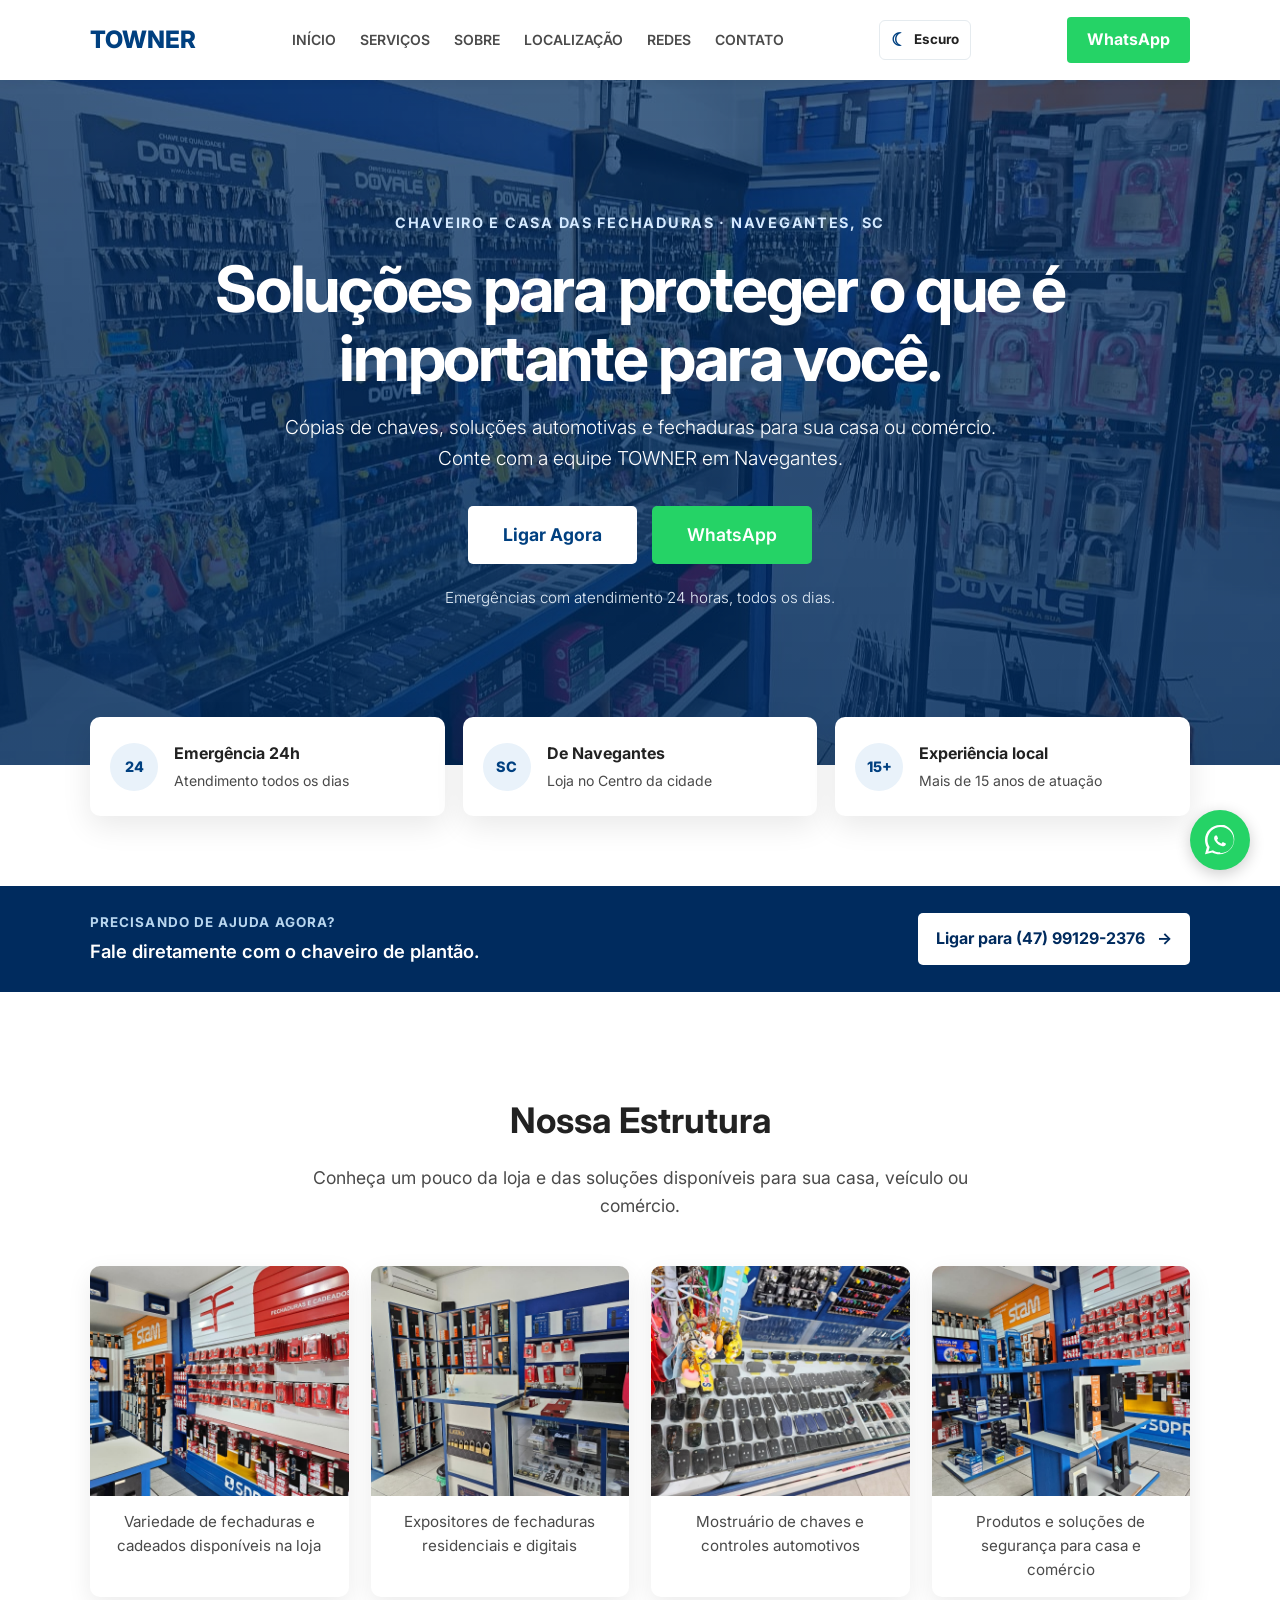
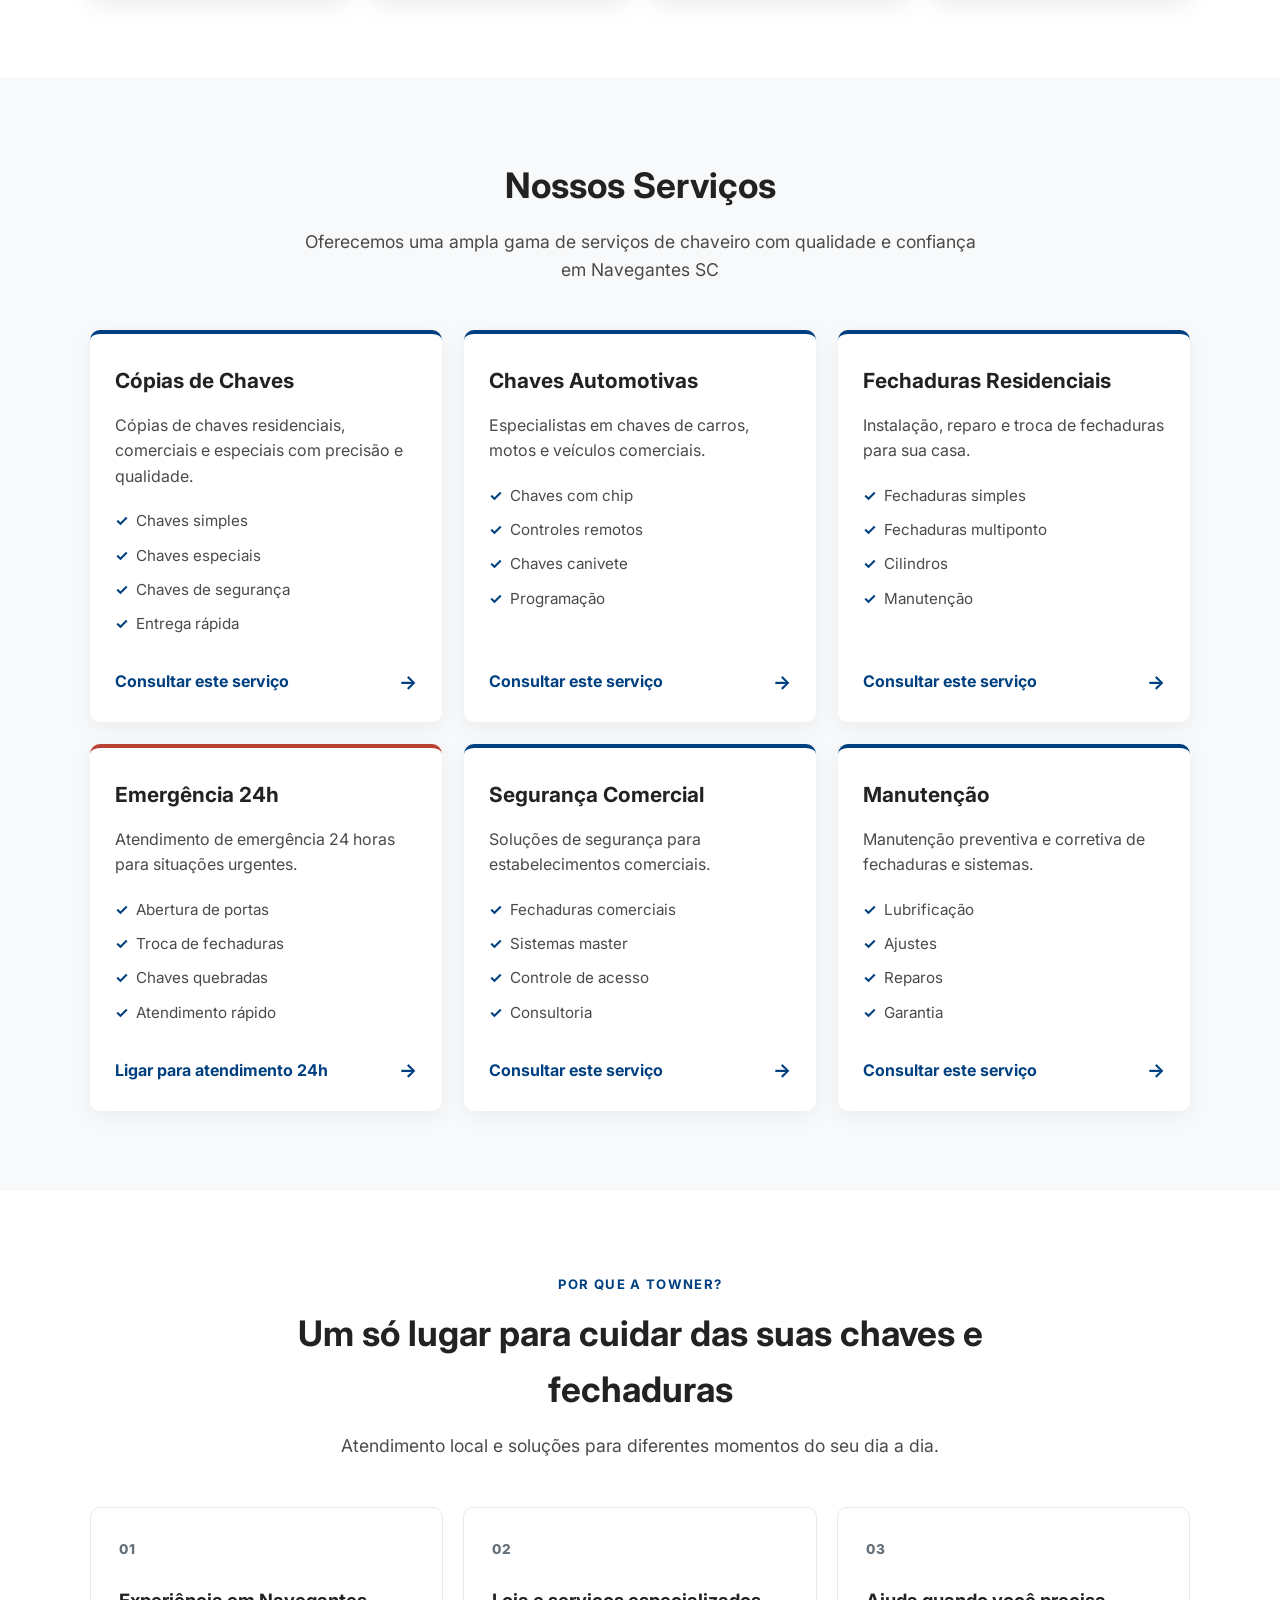
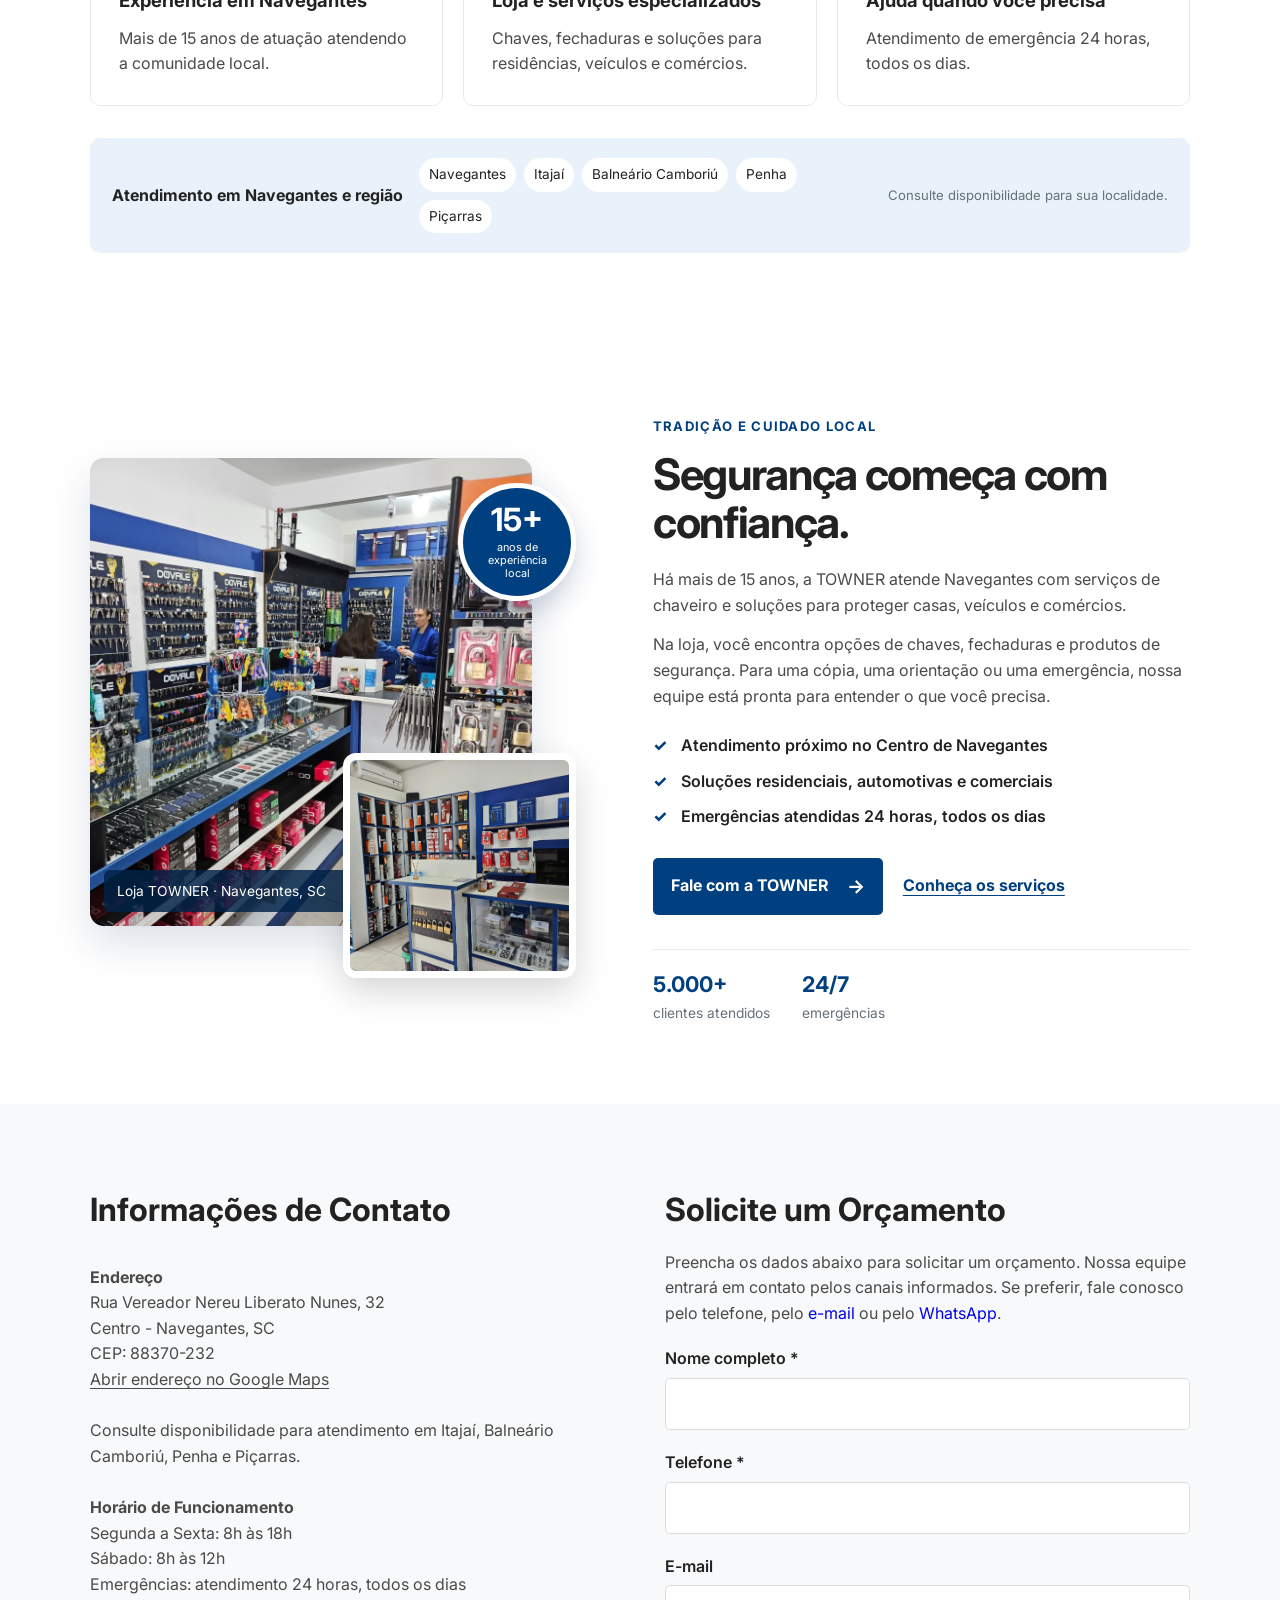
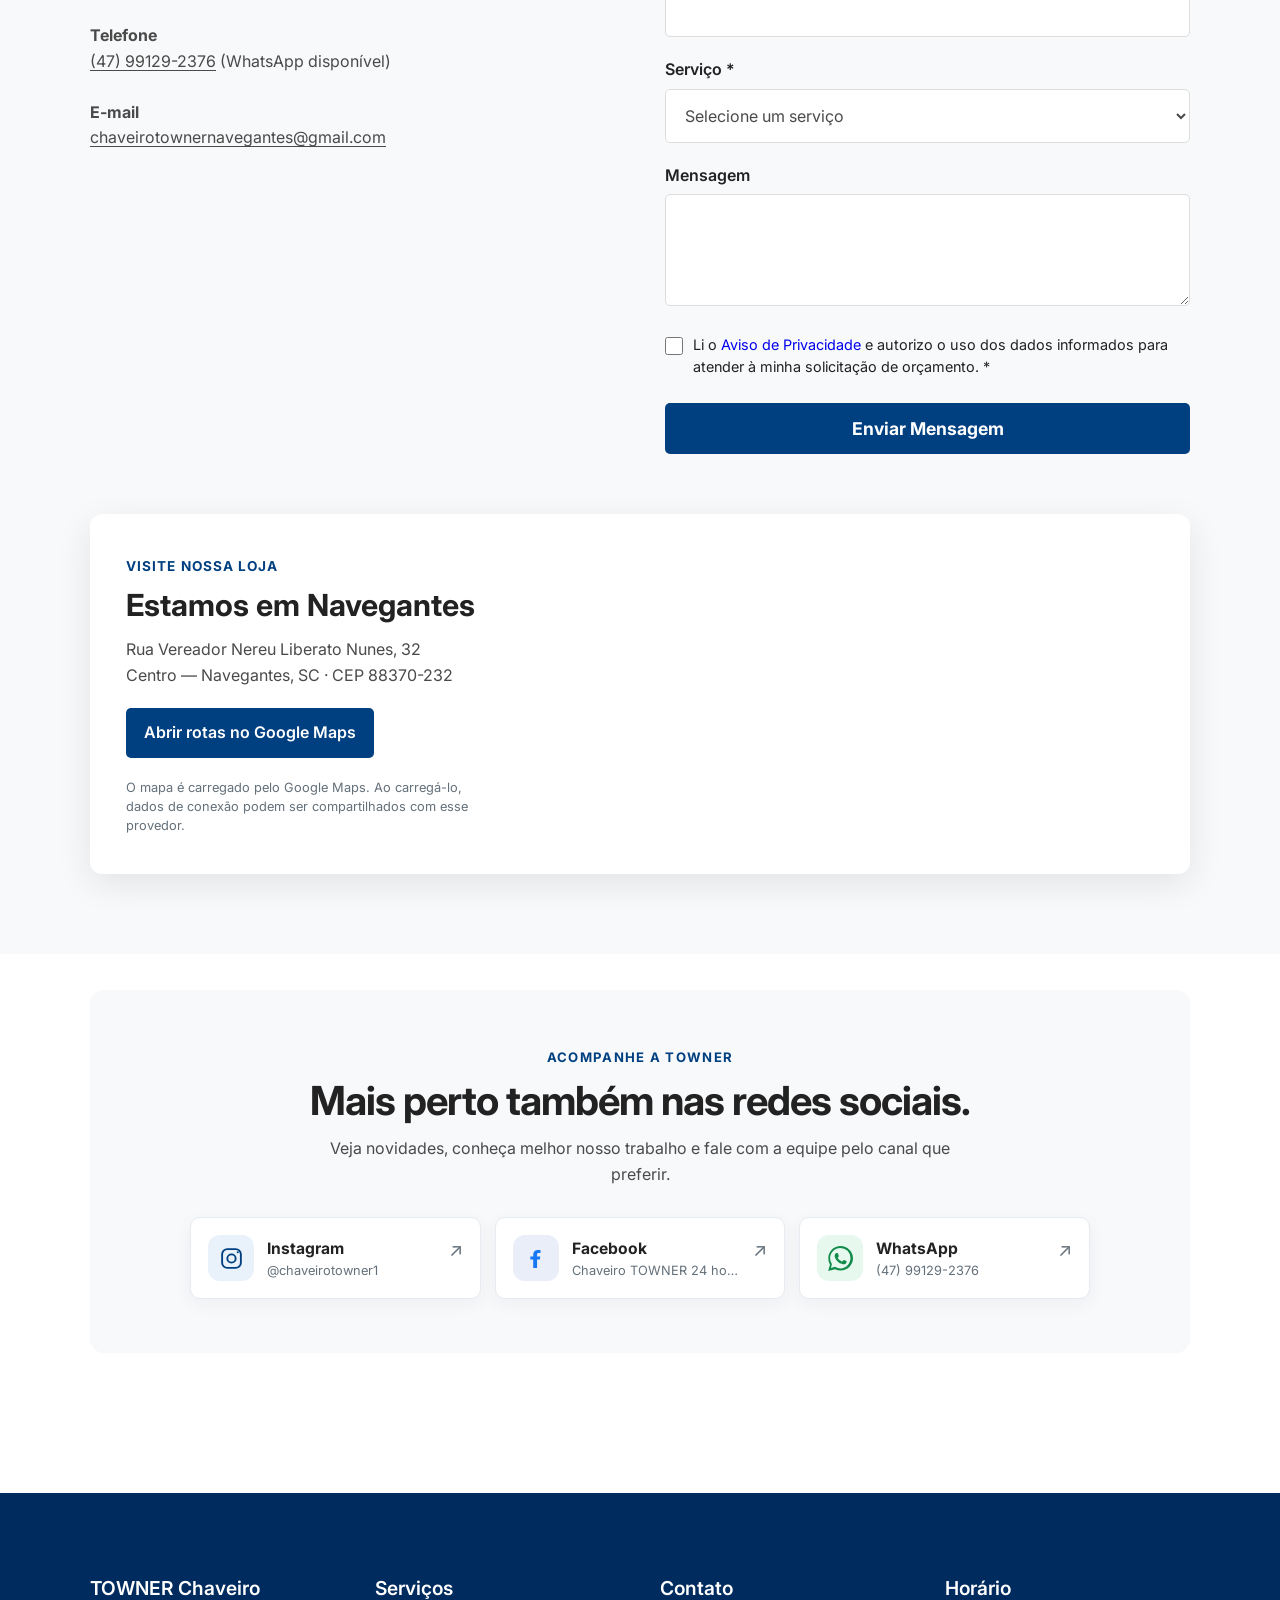
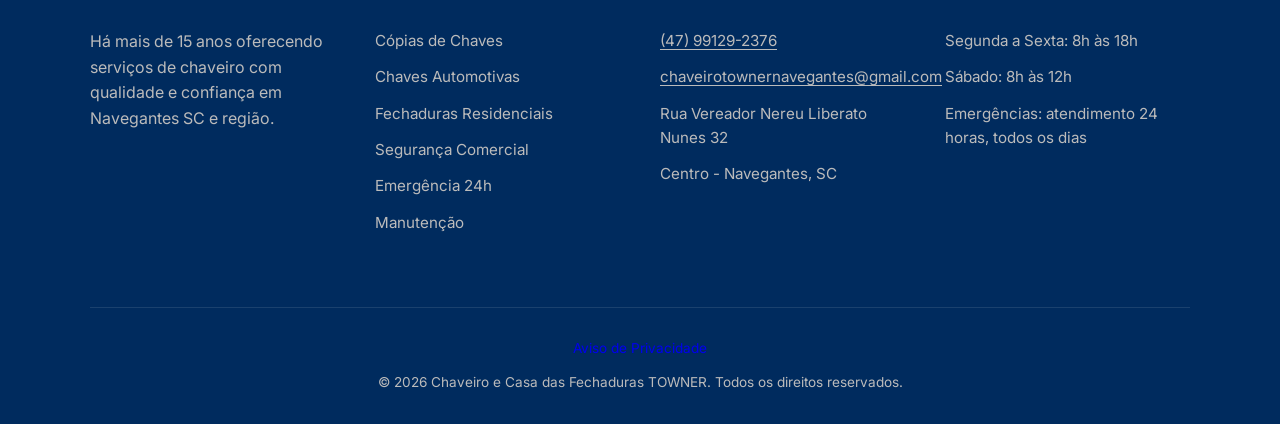
<file: index.html>
<!DOCTYPE html>
<html lang="pt-BR">
<head>
    <meta charset="UTF-8">
    <meta name="viewport" content="width=device-width, initial-scale=1.0">
    <title>Chaveiro e Casa das Fechaduras TOWNER - Navegantes SC | Serviços 24h</title>
    <meta name="description" content="Chaveiro TOWNER em Navegantes-SC: cópias de chaves, chaves automotivas, fechaduras e atendimento de emergência 24 horas.">
    <meta name="theme-color" content="#004080">
    <meta property="og:type" content="website">
    <meta property="og:locale" content="pt_BR">
    <meta property="og:title" content="Chaveiro TOWNER - Navegantes SC">
    <meta property="og:description" content="Cópias de chaves, chaves automotivas, fechaduras e atendimento de emergência em Navegantes-SC.">
    <link rel="icon" type="image/svg+xml" href="images/favicon.svg">
    <script>
        try {
            document.documentElement.dataset.theme = localStorage.getItem('towner-theme') === 'dark' ? 'dark' : 'light';
        } catch (error) {
            console.error('Não foi possível recuperar a preferência de tema.', error);
        }
    </script>
    <link rel="preconnect" href="https://fonts.googleapis.com">
    <link rel="preconnect" href="https://fonts.gstatic.com" crossorigin>
    <link href="https://fonts.googleapis.com/css2?family=Inter:wght@300;400;600;700&display=swap" rel="stylesheet">
    <link rel="stylesheet" href="style.css">
</head>
<body>
    <a class="skip-link" href="#main-content">Pular para o conteúdo principal</a>

    <!-- ================= CABEÇALHO ================= -->
    <header class="header">
        <div class="container header-inner">
            <a href="#inicio" class="logo">
                <span>TOWNER</span>
            </a>

            <!-- Botão do Menu Mobile (Hambúrguer) -->
            <button class="mobile-menu-btn" type="button" aria-label="Abrir menu" aria-expanded="false" aria-controls="main-nav">☰</button>

            <!-- Navegação Principal -->
            <nav class="main-nav" id="main-nav" aria-label="Navegação principal">
                <ul class="nav-links">
                    <li><a href="#inicio">Início</a></li>
                    <li><a href="#servicos">Serviços</a></li>
                    <li><a href="#sobre">Sobre</a></li>
                    <li><a href="#localizacao">Localização</a></li>
                    <li><a href="#redes-sociais">Redes</a></li>
                    <li><a href="#contato">Contato</a></li>
                </ul>
            </nav>

            <button class="theme-toggle" type="button" aria-label="Ativar tema escuro" aria-pressed="false">
                <span class="theme-toggle-icon" aria-hidden="true">☾</span>
                <span class="theme-toggle-label">Escuro</span>
            </button>
            <a href="https://wa.me/5547991292376" class="btn-header-zap" target="_blank" rel="noopener noreferrer">WhatsApp</a>
        </div>
    </header>

    <main id="main-content" tabindex="-1">
    <!-- ================= HERO SECTION ================= -->
    <section class="hero" id="inicio">
        <div class="container">
            <span class="hero-eyebrow">Chaveiro e Casa das Fechaduras · Navegantes, SC</span>
            <h1>Soluções para proteger o que é importante para você.</h1>
            <p>Cópias de chaves, soluções automotivas e fechaduras para sua casa ou comércio. Conte com a equipe TOWNER em Navegantes.</p>
            <div class="hero-btns">
                <a href="tel:+5547991292376" class="btn-call">Ligar Agora</a>
                <a href="https://wa.me/5547991292376" class="btn-whatsapp" target="_blank" rel="noopener noreferrer">WhatsApp</a>
            </div>
            <p class="hero-note">Emergências com atendimento 24 horas, todos os dias.</p>
        </div>
    </section>

    <!-- ================= CARDS DE DESTAQUE ================= -->
    <section class="container" aria-label="Destaques da TOWNER">
        <div class="features-row">
            <div class="feature-box">
                <span class="feature-icon" aria-hidden="true">24</span>
                <div><h2>Emergência 24h</h2><p>Atendimento todos os dias</p></div>
            </div>
            <div class="feature-box">
                <span class="feature-icon" aria-hidden="true">SC</span>
                <div><h2>De Navegantes</h2><p>Loja no Centro da cidade</p></div>
            </div>
            <div class="feature-box">
                <span class="feature-icon" aria-hidden="true">15+</span>
                <div><h2>Experiência local</h2><p>Mais de 15 anos de atuação</p></div>
            </div>
        </div>
    </section>

    <section class="emergency-strip" aria-label="Contato para emergências">
        <div class="container emergency-inner">
            <div>
                <span class="emergency-label">Precisando de ajuda agora?</span>
                <p>Fale diretamente com o chaveiro de plantão.</p>
            </div>
            <a href="tel:+5547991292376">Ligar para (47) 99129-2376 <span aria-hidden="true">→</span></a>
        </div>
    </section>

    <!-- ================= NOSSA ESTRUTURA ================= -->
    <section class="section-pad">
        <div class="container">
            <div class="sec-title">
                <h2>Nossa Estrutura</h2>
                <p>Conheça um pouco da loja e das soluções disponíveis para sua casa, veículo ou comércio.</p>
            </div>
            <div class="gallery-grid">
                <div class="gal-item">
                    <img src="images/exposicao-fechaduras.jpg" alt="Exposição de fechaduras e cadeados na loja TOWNER" loading="lazy" decoding="async">
                    <p>Variedade de fechaduras e cadeados disponíveis na loja</p>
                </div>
                <div class="gal-item">
                    <img src="images/prateleira-fechaduras.jpg" alt="Expositores de fechaduras residenciais e digitais na loja TOWNER" loading="lazy" decoding="async">
                    <p>Expositores de fechaduras residenciais e digitais</p>
                </div>
                <div class="gal-item">
                    <img src="images/balcao-chaves.jpg" alt="Mostruário de chaves e controles automotivos na loja TOWNER" loading="lazy" decoding="async">
                    <p>Mostruário de chaves e controles automotivos</p>
                </div>
                <div class="gal-item">
                    <img src="images/equipe.jpg" alt="Interior da loja TOWNER com exposição de produtos de segurança" loading="lazy" decoding="async">
                    <p>Produtos e soluções de segurança para casa e comércio</p>
                </div>
            </div>
        </div>
    </section>

    <!-- ================= NOSSOS SERVIÇOS ================= -->
    <section id="servicos" class="section-pad bg-gray">
        <div class="container">
            <div class="sec-title">
                <h2>Nossos Serviços</h2>
                <p>Oferecemos uma ampla gama de serviços de chaveiro com qualidade e confiança em Navegantes SC</p>
            </div>
            <div class="services-grid">
                <article class="serv-card">
                    <h3>Cópias de Chaves</h3>
                    <p>Cópias de chaves residenciais, comerciais e especiais com precisão e qualidade.</p>
                    <ul>
                        <li>Chaves simples</li>
                        <li>Chaves especiais</li>
                        <li>Chaves de segurança</li>
                        <li>Entrega rápida</li>
                    </ul>
                    <a class="service-link" href="#contato" data-service="copia-chaves">Consultar este serviço <span aria-hidden="true">→</span></a>
                </article>
                <article class="serv-card">
                    <h3>Chaves Automotivas</h3>
                    <p>Especialistas em chaves de carros, motos e veículos comerciais.</p>
                    <ul>
                        <li>Chaves com chip</li>
                        <li>Controles remotos</li>
                        <li>Chaves canivete</li>
                        <li>Programação</li>
                    </ul>
                    <a class="service-link" href="#contato" data-service="chaves-automotivas">Consultar este serviço <span aria-hidden="true">→</span></a>
                </article>
                <article class="serv-card">
                    <h3>Fechaduras Residenciais</h3>
                    <p>Instalação, reparo e troca de fechaduras para sua casa.</p>
                    <ul>
                        <li>Fechaduras simples</li>
                        <li>Fechaduras multiponto</li>
                        <li>Cilindros</li>
                        <li>Manutenção</li>
                    </ul>
                    <a class="service-link" href="#contato" data-service="fechaduras">Consultar este serviço <span aria-hidden="true">→</span></a>
                </article>
                <article class="serv-card service-emergency">
                    <h3>Emergência 24h</h3>
                    <p>Atendimento de emergência 24 horas para situações urgentes.</p>
                    <ul>
                        <li>Abertura de portas</li>
                        <li>Troca de fechaduras</li>
                        <li>Chaves quebradas</li>
                        <li>Atendimento rápido</li>
                    </ul>
                    <a class="service-link" href="tel:+5547991292376">Ligar para atendimento 24h <span aria-hidden="true">→</span></a>
                </article>
                <article class="serv-card">
                    <h3>Segurança Comercial</h3>
                    <p>Soluções de segurança para estabelecimentos comerciais.</p>
                    <ul>
                        <li>Fechaduras comerciais</li>
                        <li>Sistemas master</li>
                        <li>Controle de acesso</li>
                        <li>Consultoria</li>
                    </ul>
                    <a class="service-link" href="#contato" data-service="seguranca-comercial">Consultar este serviço <span aria-hidden="true">→</span></a>
                </article>
                <article class="serv-card">
                    <h3>Manutenção</h3>
                    <p>Manutenção preventiva e corretiva de fechaduras e sistemas.</p>
                    <ul>
                        <li>Lubrificação</li>
                        <li>Ajustes</li>
                        <li>Reparos</li>
                        <li>Garantia</li>
                    </ul>
                    <a class="service-link" href="#contato" data-service="manutencao">Consultar este serviço <span aria-hidden="true">→</span></a>
                </article>
            </div>
        </div>
    </section>

    <section class="section-pad reasons-section" aria-labelledby="reasons-title">
        <div class="container">
            <div class="sec-title">
                <span class="section-eyebrow">Por que a TOWNER?</span>
                <h2 id="reasons-title">Um só lugar para cuidar das suas chaves e fechaduras</h2>
                <p>Atendimento local e soluções para diferentes momentos do seu dia a dia.</p>
            </div>
            <div class="reasons-grid">
                <article class="reason-card">
                    <span class="reason-number" aria-hidden="true">01</span>
                    <h3>Experiência em Navegantes</h3>
                    <p>Mais de 15 anos de atuação atendendo a comunidade local.</p>
                </article>
                <article class="reason-card">
                    <span class="reason-number" aria-hidden="true">02</span>
                    <h3>Loja e serviços especializados</h3>
                    <p>Chaves, fechaduras e soluções para residências, veículos e comércios.</p>
                </article>
                <article class="reason-card">
                    <span class="reason-number" aria-hidden="true">03</span>
                    <h3>Ajuda quando você precisa</h3>
                    <p>Atendimento de emergência 24 horas, todos os dias.</p>
                </article>
            </div>
            <div class="coverage-row">
                <p>Atendimento em Navegantes e região</p>
                <ul aria-label="Cidades atendidas">
                    <li>Navegantes</li>
                    <li>Itajaí</li>
                    <li>Balneário Camboriú</li>
                    <li>Penha</li>
                    <li>Piçarras</li>
                </ul>
                <span>Consulte disponibilidade para sua localidade.</span>
            </div>
        </div>
    </section>

    <!-- ================= SOBRE O CHAVEIRO ================= -->
    <section id="sobre" class="section-pad">
        <div class="container about-wrap">
            <div class="about-gallery" aria-label="Fotos da loja e do atendimento TOWNER">
                <figure class="about-photo-main">
                    <img src="images/chaveiro-atendimento.jpg" alt="Interior da loja TOWNER com produtos e atendimento no balcão" loading="lazy" decoding="async">
                    <figcaption>Loja TOWNER · Navegantes, SC</figcaption>
                </figure>
                <figure class="about-photo-detail">
                    <img src="images/prateleira-fechaduras.jpg" alt="Exposição de fechaduras disponíveis na loja" loading="lazy" decoding="async">
                </figure>
                <div class="about-experience">
                    <strong>15+</strong>
                    <span>anos de experiência local</span>
                </div>
            </div>
            <div class="about-text">
                <span class="section-eyebrow">Tradição e cuidado local</span>
                <h2>Segurança começa com confiança.</h2>
                <p>Há mais de 15 anos, a TOWNER atende Navegantes com serviços de chaveiro e soluções para proteger casas, veículos e comércios.</p>
                <p>Na loja, você encontra opções de chaves, fechaduras e produtos de segurança. Para uma cópia, uma orientação ou uma emergência, nossa equipe está pronta para entender o que você precisa.</p>
                <ul class="about-highlights">
                    <li>Atendimento próximo no Centro de Navegantes</li>
                    <li>Soluções residenciais, automotivas e comerciais</li>
                    <li>Emergências atendidas 24 horas, todos os dias</li>
                </ul>
                <div class="about-actions">
                    <a class="about-primary-link" href="#contato">Fale com a TOWNER <span aria-hidden="true">→</span></a>
                    <a class="about-secondary-link" href="#servicos">Conheça os serviços</a>
                </div>
                <div class="about-proof" aria-label="Experiência e atendimento">
                    <div><strong>5.000+</strong><span>clientes atendidos</span></div>
                    <div><strong>24/7</strong><span>emergências</span></div>
                </div>
            </div>
        </div>
    </section>

    <!-- ================= CONTATO E FORMULÁRIO ================= -->
    <section id="contato" class="section-pad bg-gray">
        <div class="container contact-wrap">
            <div class="contact-info">
                <h2>Informações de Contato</h2>
                <p><strong>Endereço</strong><br>Rua Vereador Nereu Liberato Nunes, 32<br>Centro - Navegantes, SC<br>CEP: 88370-232<br><a href="https://www.google.com/maps/search/?api=1&amp;query=Rua+Vereador+Nereu+Liberato+Nunes+32%2C+Navegantes%2C+SC%2C+88370-232" target="_blank" rel="noopener noreferrer">Abrir endereço no Google Maps</a><br><br>Consulte disponibilidade para atendimento em Itajaí, Balneário Camboriú, Penha e Piçarras.</p>
                <p><br><strong>Horário de Funcionamento</strong><br>Segunda a Sexta: 8h às 18h<br>Sábado: 8h às 12h<br>Emergências: atendimento 24 horas, todos os dias</p>
                <p><br><strong>Telefone</strong><br><a href="tel:+5547991292376">(47) 99129-2376</a> (WhatsApp disponível)</p>
                <p><br><strong>E-mail</strong><br><a href="mailto:chaveirotownernavegantes@gmail.com">chaveirotownernavegantes@gmail.com</a></p>
            </div>
            <div class="contact-form">
                <h2>Solicite um Orçamento</h2>
                <p>Preencha os dados abaixo para solicitar um orçamento. Nossa equipe entrará em contato pelos canais informados. Se preferir, fale conosco pelo telefone, pelo <a href="mailto:chaveirotownernavegantes@gmail.com">e-mail</a> ou pelo <a href="https://wa.me/5547991292376" target="_blank" rel="noopener noreferrer">WhatsApp</a>.</p>
                <form id="quote-form" action="https://formsubmit.co/chaveirotownernavegantes@gmail.com" method="POST">
                    <input type="hidden" name="_subject" value="Solicitação de orçamento pelo site TOWNER">
                    <input type="hidden" name="_template" value="table">
                    <div class="form-honeypot" aria-hidden="true">
                        <label for="website">Deixe este campo vazio</label>
                        <input id="website" name="_honey" type="text" tabindex="-1" autocomplete="off">
                    </div>
                    <label for="name">Nome completo *</label>
                    <input id="name" name="name" type="text" autocomplete="name" required>
                    <label for="phone">Telefone *</label>
                    <input id="phone" name="phone" type="tel" autocomplete="tel" required>
                    <label for="email">E-mail</label>
                    <input id="email" name="email" type="email" autocomplete="email">
                    <label for="service">Serviço *</label>
                    <select id="service" name="service" required>
                        <option value="" selected disabled>Selecione um serviço</option>
                        <option value="copia-chaves">Cópia de Chaves</option>
                        <option value="chaves-automotivas">Chaves Automotivas</option>
                        <option value="fechaduras">Fechaduras</option>
                        <option value="seguranca-comercial">Segurança Comercial</option>
                        <option value="emergencia">Emergência 24h</option>
                        <option value="manutencao">Manutenção</option>
                        <option value="outro">Outro</option>
                    </select>
                    <label for="message">Mensagem</label>
                    <textarea id="message" name="message" rows="4"></textarea>
                    <div class="form-consent">
                        <input id="privacy-consent" name="Autorização" type="checkbox" value="Autorizado" required>
                        <label for="privacy-consent">Li o <a href="politica-de-privacidade.html" target="_blank" rel="noopener noreferrer">Aviso de Privacidade</a> e autorizo o uso dos dados informados para atender à minha solicitação de orçamento. *</label>
                    </div>
                    <button type="submit">Enviar Mensagem</button>
                </form>
            </div>
        </div>

        <div class="container">
            <section class="map-card" id="localizacao" aria-labelledby="map-title">
                <div class="map-copy">
                    <span class="map-eyebrow">Visite nossa loja</span>
                    <h2 id="map-title">Estamos em Navegantes</h2>
                    <p>Rua Vereador Nereu Liberato Nunes, 32<br>Centro — Navegantes, SC · CEP 88370-232</p>
                    <a class="map-link" href="https://www.google.com/maps/search/?api=1&amp;query=Rua+Vereador+Nereu+Liberato+Nunes+32%2C+Navegantes%2C+SC%2C+88370-232" target="_blank" rel="noopener noreferrer">Abrir rotas no Google Maps</a>
                    <p class="map-privacy">O mapa é carregado pelo Google Maps. Ao carregá-lo, dados de conexão podem ser compartilhados com esse provedor.</p>
                </div>
                <iframe
                    class="map-frame"
                    title="Mapa da localização do Chaveiro TOWNER em Navegantes"
                    src="https://www.google.com/maps/embed?pb=!1m18!1m12!1m3!1d3559.823632034971!2d-48.6515518849561!3d-26.84540398315668!2m3!1f0!2f0!3f0!3m2!1i1024!2i768!4f13.1!3m3!1m2!1s0x94d8cc8f7b4e3e7b%3A0x3b2a59cf854a1d8a!2sR.%20Ver.%20Nereu%20Liberato%20Nunes%2C%2032%20-%20Centro%2C%20Navegantes%20-%20SC%2C%2088370-232!5e0!3m2!1sen!2sbr"
                    loading="lazy"
                    referrerpolicy="strict-origin-when-cross-origin"
                    allowfullscreen>
                </iframe>
            </section>
        </div>
    </section>

    <section class="social-section section-pad" id="redes-sociais" aria-labelledby="social-title">
        <div class="container">
            <div class="social-content">
                <span class="section-eyebrow">Acompanhe a TOWNER</span>
                <h2 id="social-title">Mais perto também nas redes sociais.</h2>
                <p>Veja novidades, conheça melhor nosso trabalho e fale com a equipe pelo canal que preferir.</p>
                <div class="social-links">
                    <a class="social-card" href="https://www.instagram.com/chaveirotowner1/" target="_blank" rel="noopener noreferrer" aria-label="Instagram oficial da TOWNER (abre em nova guia)">
                        <span class="social-icon social-icon-instagram" aria-hidden="true">
                            <svg viewBox="0 0 24 24" focusable="false"><rect x="3" y="3" width="18" height="18" rx="5"></rect><circle cx="12" cy="12" r="4"></circle><circle class="social-icon-dot" cx="18" cy="6" r="1"></circle></svg>
                        </span>
                        <span><strong>Instagram</strong><small>@chaveirotowner1</small></span>
                        <span class="social-arrow" aria-hidden="true">↗</span>
                    </a>
                    <a class="social-card" href="https://www.facebook.com/profile.php?id=61574534947501" target="_blank" rel="noopener noreferrer" aria-label="Facebook oficial da TOWNER (abre em nova guia)">
                        <span class="social-icon social-icon-facebook" aria-hidden="true">
                            <svg viewBox="0 0 24 24" focusable="false"><path d="M13.5 21v-8h2.7l.4-3h-3.1V8.1c0-.9.3-1.5 1.6-1.5h1.7V3.9c-.3 0-1.4-.1-2.6-.1-2.6 0-4.4 1.6-4.4 4.5V10H7v3h2.8v8h3.7Z"></path></svg>
                        </span>
                        <span><strong>Facebook</strong><small>Chaveiro TOWNER 24 horas</small></span>
                        <span class="social-arrow" aria-hidden="true">↗</span>
                    </a>
                    <a class="social-card social-card-whatsapp" href="https://wa.me/5547991292376" target="_blank" rel="noopener noreferrer" aria-label="WhatsApp oficial da TOWNER (abre em nova guia)">
                        <span class="social-icon social-icon-whatsapp" aria-hidden="true">
                            <svg viewBox="0 0 24 24" focusable="false"><path d="M20.5 3.5A11.8 11.8 0 0 0 12.1 0C5.6 0 .3 5.3.3 11.8c0 2.1.5 4.1 1.6 5.9L.2 24l6.5-1.7a11.8 11.8 0 0 0 5.4 1.3h.1c6.5 0 11.8-5.3 11.8-11.8 0-3.1-1.2-6.1-3.5-8.3ZM12.1 21.6a9.8 9.8 0 0 1-5-1.4l-.4-.2-3.9 1 1-3.8-.3-.4a9.8 9.8 0 0 1-1.5-5.2c0-5.4 4.4-9.8 9.8-9.8a9.8 9.8 0 0 1 9.8 9.8c0 5.5-4.4 10-9.5 10Zm5.4-7.3c-.3-.1-1.7-.8-2-.9-.3-.1-.5-.1-.7.2-.2.3-.7.9-.9 1.1-.2.2-.3.2-.6.1-.3-.1-1.2-.5-2.3-1.4-.8-.7-1.4-1.6-1.5-1.9-.2-.3 0-.4.1-.6l.5-.5c.1-.2.2-.3.3-.5.1-.2 0-.4 0-.5-.1-.1-.7-1.6-.9-2.1-.2-.6-.5-.5-.7-.5h-.6c-.2 0-.5.1-.8.4-.3.3-1 1-1 2.4s1 2.8 1.1 3c.1.2 2 3.1 4.9 4.3.7.3 1.2.4 1.6.5.7.2 1.3.2 1.8.1.5-.1 1.7-.7 1.9-1.4.2-.7.2-1.3.2-1.4-.1-.2-.3-.3-.6-.4Z"></path></svg>
                        </span>
                        <span><strong>WhatsApp</strong><small>(47) 99129-2376</small></span>
                        <span class="social-arrow" aria-hidden="true">↗</span>
                    </a>
                </div>
            </div>
        </div>
    </section>

    </main>

    <!-- ================= RODAPÉ (FOOTER) ================= -->
    <footer class="footer">
        <div class="container">
            <div class="foot-grid">
                <div>
                    <h4>TOWNER Chaveiro</h4>
                    <p>Há mais de 15 anos oferecendo serviços de chaveiro com qualidade e confiança em Navegantes SC e região.</p>
                </div>
                <div>
                    <h4>Serviços</h4>
                    <ul>
                        <li>Cópias de Chaves</li>
                        <li>Chaves Automotivas</li>
                        <li>Fechaduras Residenciais</li>
                        <li>Segurança Comercial</li>
                        <li>Emergência 24h</li>
                        <li>Manutenção</li>
                    </ul>
                </div>
                <div>
                    <h4>Contato</h4>
                    <ul>
                        <li><a href="tel:+5547991292376">(47) 99129-2376</a></li>
                        <li><a href="mailto:chaveirotownernavegantes@gmail.com">chaveirotownernavegantes@gmail.com</a></li>
                        <li>Rua Vereador Nereu Liberato Nunes 32</li>
                        <li>Centro - Navegantes, SC</li>
                    </ul>
                </div>
                <div>
                    <h4>Horário</h4>
                    <ul>
                        <li>Segunda a Sexta: 8h às 18h</li>
                        <li>Sábado: 8h às 12h</li>
                        <li>Emergências: atendimento 24 horas, todos os dias</li>
                    </ul>
                </div>
            </div>
            <div class="foot-bottom">
                <p><a href="politica-de-privacidade.html">Aviso de Privacidade</a></p>
                <p>© 2026 Chaveiro e Casa das Fechaduras TOWNER. Todos os direitos reservados.</p>
            </div>
        </div>
    </footer>

    <!-- ================= WHATSAPP FLUTUANTE ================= -->
    <a href="https://wa.me/5547991292376" class="zap-float" target="_blank" rel="noopener noreferrer" aria-label="Fale pelo WhatsApp">
        <svg viewBox="0 0 32 32" width="30" height="30" fill="currentColor" xmlns="http://www.w3.org/2000/svg"><path d="M16 0c-8.837 0-16 7.163-16 16 0 2.825 0.738 5.481 2.031 7.825l-2.031 7.425 7.588-1.994c2.313 1.188 4.906 1.869 7.663 1.869 8.837 0 16-7.163 16-16s-7.163-16-16-16zM16 29.125c-2.456 0-4.781-0.644-6.831-1.787l-0.487-0.287-5.075 1.331 1.35-4.944-0.319-0.513c-1.25-1.994-1.956-4.325-1.956-6.8 0-7.712 6.288-14 14-14s14 6.288 14 14-6.288 14-14 14zM21.575 19.344c-0.306-0.15-1.813-0.894-2.094-1-0.281-0.106-0.487-0.15-0.694 0.15s-0.787 1-0.969 1.206c-0.181 0.206-0.363 0.231-0.669 0.081-0.306-0.15-1.294-0.475-2.463-1.519-0.906-0.813-1.519-1.819-1.694-2.125-0.181-0.306-0.019-0.475 0.131-0.625 0.138-0.138 0.306-0.356 0.456-0.537 0.15-0.181 0.206-0.306 0.306-0.513 0.106-0.206 0.050-0.388-0.025-0.537-0.075-0.15-0.694-1.669-0.95-2.287-0.25-0.606-0.5-0.525-0.694-0.531-0.181-0.006-0.388-0.006-0.594-0.006s-0.544 0.075-0.831 0.388c-0.281 0.306-1.087 1.063-1.087 2.588s1.113 3 1.269 3.206c0.15 0.206 2.188 3.338 5.3 4.606 0.738 0.3 1.319 0.481 1.769 0.613 0.744 0.238 1.425 0.206 1.956 0.125 0.594-0.094 1.813-0.744 2.069-1.463 0.25-0.719 0.25-1.331 0.181-1.463-0.081-0.131-0.287-0.206-0.594-0.356z"/></svg>
    </a>

    <!-- ================= SCRIPT DO MENU MOBILE ================= -->
    <script>
        const menuBtn = document.querySelector('.mobile-menu-btn');
        const mainNav = document.querySelector('.main-nav');
        const serviceSelect = document.querySelector('#service');
        const themeToggle = document.querySelector('.theme-toggle');
        const themeMeta = document.querySelector('meta[name="theme-color"]');

        const updateThemeToggle = () => {
            const isDark = document.documentElement.dataset.theme === 'dark';
            themeToggle.setAttribute('aria-pressed', String(isDark));
            themeToggle.setAttribute('aria-label', isDark ? 'Ativar tema claro' : 'Ativar tema escuro');
            themeToggle.querySelector('.theme-toggle-icon').textContent = isDark ? '☀' : '☾';
            themeToggle.querySelector('.theme-toggle-label').textContent = isDark ? 'Claro' : 'Escuro';
            themeMeta.content = isDark ? '#0d141b' : '#004080';
        };

        updateThemeToggle();

        themeToggle.addEventListener('click', () => {
            const nextTheme = document.documentElement.dataset.theme === 'dark' ? 'light' : 'dark';
            document.documentElement.dataset.theme = nextTheme;
            updateThemeToggle();

            try {
                localStorage.setItem('towner-theme', nextTheme);
            } catch (error) {
                console.error('Não foi possível salvar a preferência de tema.', error);
            }
        });

        document.querySelectorAll('[data-service]').forEach((link) => {
            link.addEventListener('click', () => {
                serviceSelect.value = link.dataset.service;
            });
        });

        menuBtn.addEventListener('click', () => {
            const isExpanded = menuBtn.getAttribute('aria-expanded') === 'true';
            menuBtn.setAttribute('aria-expanded', String(!isExpanded));
            menuBtn.setAttribute('aria-label', isExpanded ? 'Abrir menu' : 'Fechar menu');
            mainNav.classList.toggle('active', !isExpanded);
        });

        mainNav.querySelectorAll('a').forEach((link) => {
            link.addEventListener('click', () => {
                mainNav.classList.remove('active');
                menuBtn.setAttribute('aria-expanded', 'false');
                menuBtn.setAttribute('aria-label', 'Abrir menu');
            });
        });

    </script>
</body>
</html>
</file>
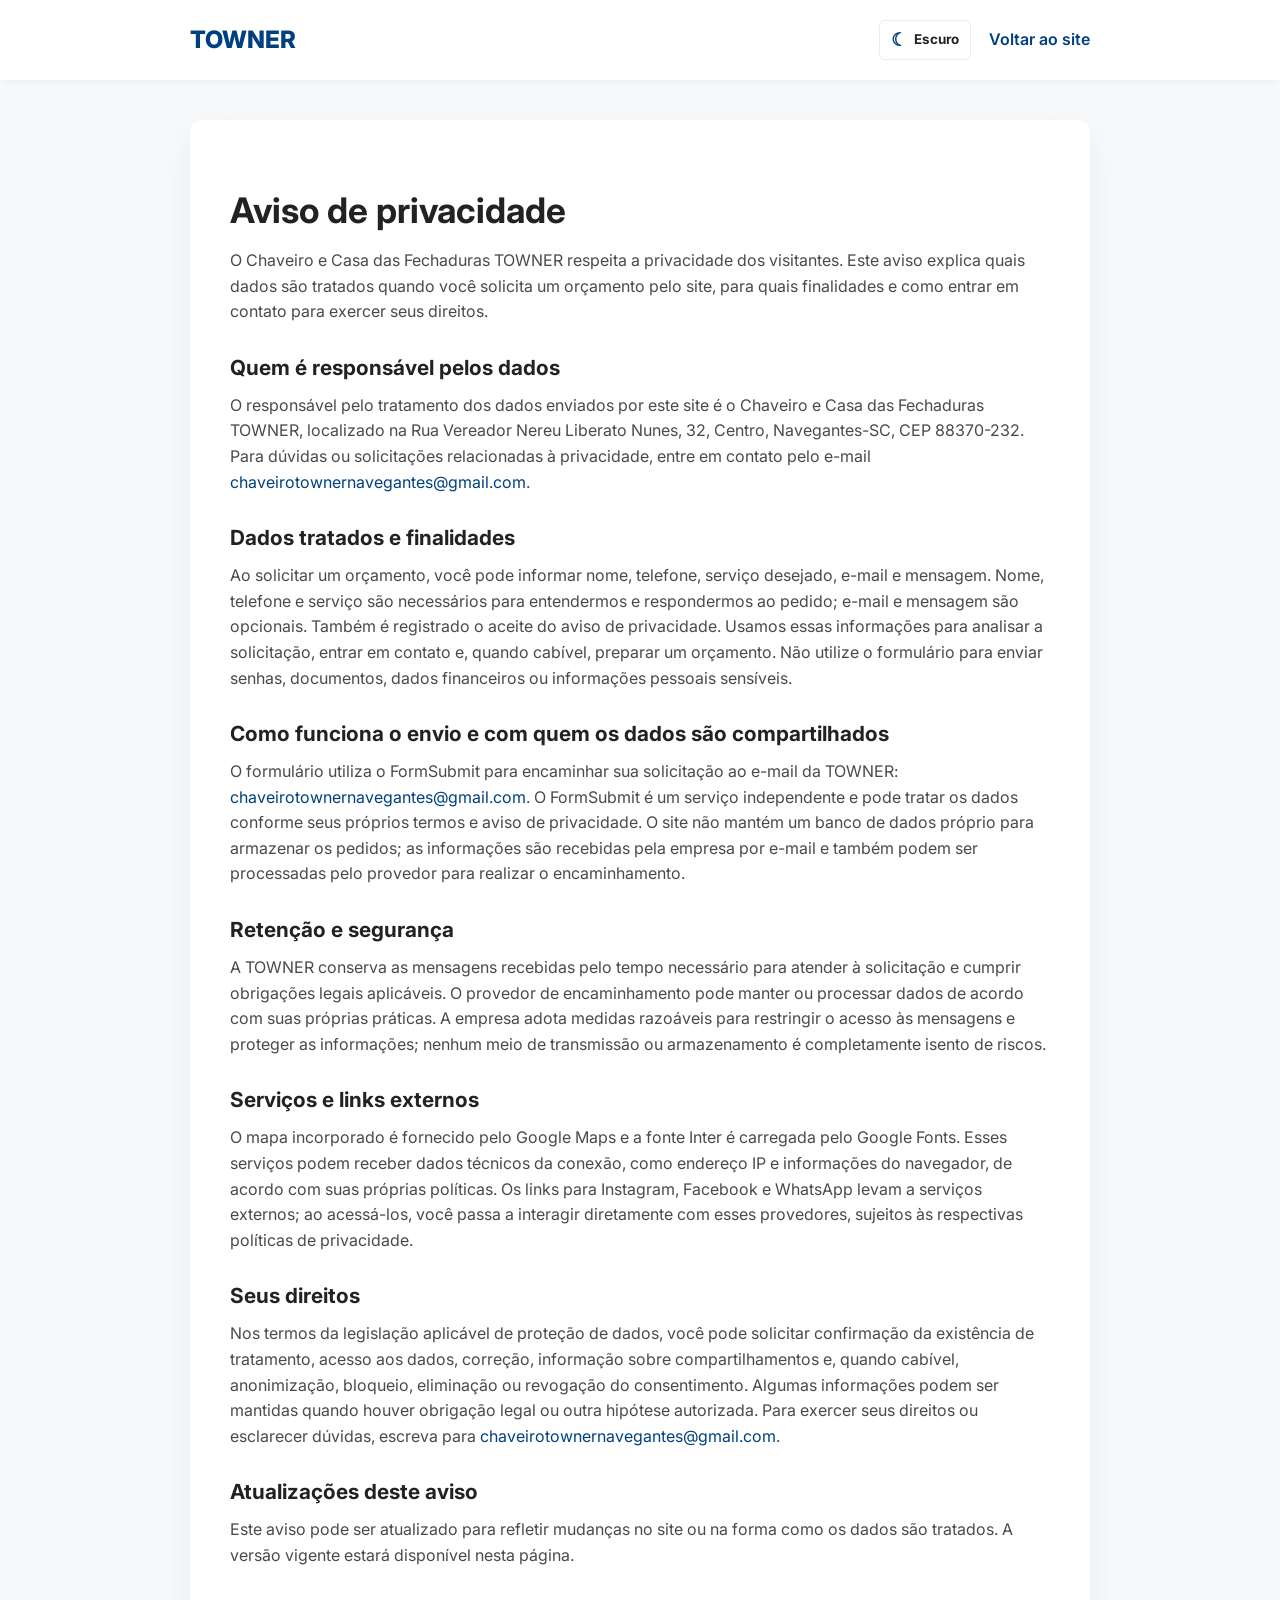
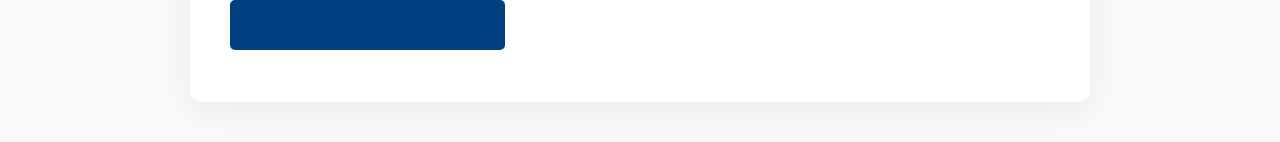
<file: politica-de-privacidade.html>
<!DOCTYPE html>
<html lang="pt-BR">
<head>
    <meta charset="UTF-8">
    <meta name="viewport" content="width=device-width, initial-scale=1.0">
    <meta name="robots" content="index, follow">
    <meta name="theme-color" content="#004080">
    <title>Aviso de privacidade — Chaveiro TOWNER</title>
    <link rel="icon" type="image/svg+xml" href="images/favicon.svg">
    <script>
        try {
            document.documentElement.dataset.theme = localStorage.getItem('towner-theme') === 'dark' ? 'dark' : 'light';
        } catch (error) {
            console.error('Não foi possível recuperar a preferência de tema.', error);
        }
    </script>
    <link rel="preconnect" href="https://fonts.googleapis.com">
    <link rel="preconnect" href="https://fonts.gstatic.com" crossorigin>
    <link href="https://fonts.googleapis.com/css2?family=Inter:wght@300;400;600;700&display=swap" rel="stylesheet">
    <link rel="stylesheet" href="style.css">
</head>
<body class="privacy-page">
    <header class="privacy-header">
        <a class="logo" href="index.html#inicio">TOWNER</a>
        <div class="privacy-header-actions">
            <button class="theme-toggle" type="button" aria-label="Ativar tema escuro" aria-pressed="false">
                <span class="theme-toggle-icon" aria-hidden="true">☾</span>
                <span class="theme-toggle-label">Escuro</span>
            </button>
            <a href="index.html#contato">Voltar ao site</a>
        </div>
    </header>

    <main class="privacy-content">
        <h1>Aviso de privacidade</h1>
        <p>O Chaveiro e Casa das Fechaduras TOWNER respeita a privacidade dos visitantes. Este aviso explica quais dados são tratados quando você solicita um orçamento pelo site, para quais finalidades e como entrar em contato para exercer seus direitos.</p>

        <h2>Quem é responsável pelos dados</h2>
        <p>O responsável pelo tratamento dos dados enviados por este site é o Chaveiro e Casa das Fechaduras TOWNER, localizado na Rua Vereador Nereu Liberato Nunes, 32, Centro, Navegantes-SC, CEP 88370-232. Para dúvidas ou solicitações relacionadas à privacidade, entre em contato pelo e-mail <a href="mailto:chaveirotownernavegantes@gmail.com">chaveirotownernavegantes@gmail.com</a>.</p>

        <h2>Dados tratados e finalidades</h2>
        <p>Ao solicitar um orçamento, você pode informar nome, telefone, serviço desejado, e-mail e mensagem. Nome, telefone e serviço são necessários para entendermos e respondermos ao pedido; e-mail e mensagem são opcionais. Também é registrado o aceite do aviso de privacidade. Usamos essas informações para analisar a solicitação, entrar em contato e, quando cabível, preparar um orçamento. Não utilize o formulário para enviar senhas, documentos, dados financeiros ou informações pessoais sensíveis.</p>

        <h2>Como funciona o envio e com quem os dados são compartilhados</h2>
        <p>O formulário utiliza o FormSubmit para encaminhar sua solicitação ao e-mail da TOWNER: <a href="mailto:chaveirotownernavegantes@gmail.com">chaveirotownernavegantes@gmail.com</a>. O FormSubmit é um serviço independente e pode tratar os dados conforme seus próprios termos e aviso de privacidade. O site não mantém um banco de dados próprio para armazenar os pedidos; as informações são recebidas pela empresa por e-mail e também podem ser processadas pelo provedor para realizar o encaminhamento.</p>

        <h2>Retenção e segurança</h2>
        <p>A TOWNER conserva as mensagens recebidas pelo tempo necessário para atender à solicitação e cumprir obrigações legais aplicáveis. O provedor de encaminhamento pode manter ou processar dados de acordo com suas próprias práticas. A empresa adota medidas razoáveis para restringir o acesso às mensagens e proteger as informações; nenhum meio de transmissão ou armazenamento é completamente isento de riscos.</p>

        <h2>Serviços e links externos</h2>
        <p>O mapa incorporado é fornecido pelo Google Maps e a fonte Inter é carregada pelo Google Fonts. Esses serviços podem receber dados técnicos da conexão, como endereço IP e informações do navegador, de acordo com suas próprias políticas. Os links para Instagram, Facebook e WhatsApp levam a serviços externos; ao acessá-los, você passa a interagir diretamente com esses provedores, sujeitos às respectivas políticas de privacidade.</p>

        <h2>Seus direitos</h2>
        <p>Nos termos da legislação aplicável de proteção de dados, você pode solicitar confirmação da existência de tratamento, acesso aos dados, correção, informação sobre compartilhamentos e, quando cabível, anonimização, bloqueio, eliminação ou revogação do consentimento. Algumas informações podem ser mantidas quando houver obrigação legal ou outra hipótese autorizada. Para exercer seus direitos ou esclarecer dúvidas, escreva para <a href="mailto:chaveirotownernavegantes@gmail.com">chaveirotownernavegantes@gmail.com</a>.</p>

        <h2>Atualizações deste aviso</h2>
        <p>Este aviso pode ser atualizado para refletir mudanças no site ou na forma como os dados são tratados. A versão vigente estará disponível nesta página.</p>

        <p class="privacy-back"><a class="map-link" href="index.html#contato">Voltar ao formulário de contato</a></p>
    </main>
    <script>
        const themeToggle = document.querySelector('.theme-toggle');
        const themeMeta = document.querySelector('meta[name="theme-color"]');

        const updateThemeToggle = () => {
            const isDark = document.documentElement.dataset.theme === 'dark';
            themeToggle.setAttribute('aria-pressed', String(isDark));
            themeToggle.setAttribute('aria-label', isDark ? 'Ativar tema claro' : 'Ativar tema escuro');
            themeToggle.querySelector('.theme-toggle-icon').textContent = isDark ? '☀' : '☾';
            themeToggle.querySelector('.theme-toggle-label').textContent = isDark ? 'Claro' : 'Escuro';
            themeMeta.content = isDark ? '#0d141b' : '#004080';
        };

        updateThemeToggle();

        themeToggle.addEventListener('click', () => {
            const nextTheme = document.documentElement.dataset.theme === 'dark' ? 'light' : 'dark';
            document.documentElement.dataset.theme = nextTheme;
            updateThemeToggle();

            try {
                localStorage.setItem('towner-theme', nextTheme);
            } catch (error) {
                console.error('Não foi possível salvar a preferência de tema.', error);
            }
        });
    </script>
</body>
</html>
</file>
<file: style.css>
/* ================= RESET E VARIÁVEIS ================= */
:root {
    color-scheme: light;
    --azul-marca: #004080;/* Azul principal para destaques e botões */
    --azul-fundo-escuro: #002b5e;/* Azul profundo para o rodapé e sobreposições */
    --verde-zap: #25D366;
    --texto-base: #4a4a4a;
    --titulo-cor: #222222;
    --fundo-cinza: #f8f9fa;
    --fundo-branco: #ffffff;
    --texto-inverso: #ffffff;
    --texto-no-botao: #ffffff;
    --azul-hover: #003366;
    --fundo-botao-emergencia: #ffffff;
    --texto-botao-emergencia: #002b5e;
    --borda-superficie: #e5ebef;
    --texto-suave: #64707a;
    --fundo-destaque-suave: #e9f2fa;
    --borda-controle: #dddddd;
}

:root[data-theme="dark"] {
    color-scheme: dark;
    --azul-marca: #78baff;
    --azul-fundo-escuro: #071b31;
    --texto-base: #c4ced8;
    --titulo-cor: #f1f5f9;
    --fundo-cinza: #101821;
    --fundo-branco: #151e28;
    --texto-inverso: #f1f5f9;
    --texto-no-botao: #10243a;
    --azul-hover: #539de0;
    --fundo-botao-emergencia: #e5edf5;
    --texto-botao-emergencia: #071b31;
    --borda-superficie: #344453;
    --texto-suave: #a6b4c1;
    --fundo-destaque-suave: #223447;
    --borda-controle: #465461;
}

* {
    margin: 0;
    padding: 0;
    box-sizing: border-box;
    font-family: 'Inter', sans-serif;
}

body {
    color: var(--texto-base);
    line-height: 1.6;
    padding-top: 80px;
    background-color: var(--fundo-branco);
}

.container {
    max-width: 1140px;
    margin: 0 auto;
    padding: 0 20px;
}

a { 
    text-decoration: none;
    transition: 0.3s;
}

a:focus-visible, button:focus-visible, input:focus-visible, select:focus-visible, textarea:focus-visible {
    outline: 3px solid #f0b429;
    outline-offset: 3px;
}

.skip-link {
    position: fixed;
    top: 10px;
    left: 10px;
    z-index: 1100;
    padding: 10px 16px;
    background: var(--fundo-branco);
    color: var(--azul-marca);
    border-radius: 4px;
    box-shadow: 0 2px 10px rgba(0, 0, 0, 0.2);
    transform: translateY(-160%);
}

.skip-link:focus {
    transform: translateY(0);
}

section[id] {
    scroll-margin-top: 100px;
}

/* ================= CABEÇALHO ================= */
.header {
    background: var(--fundo-branco);
    box-shadow: 0 2px 10px rgba(0,0,0,0.05);
    position: fixed; 
    top: 0; 
    width: 100%; 
    height: 80px;
    display: flex; 
    align-items: center; 
    z-index: 1000;
}

.header-inner { 
    display: flex; 
    justify-content: space-between; 
    align-items: center; 
    width: 100%; 
}

.logo { 
    font-size: 24px; 
    font-weight: 800; 
    color: var(--azul-marca); 
    display: flex;
    align-items: center;
}

.logo img { 
    max-height: 50px; 
    width: auto; 
    display: block; 
}

.main-nav {
    display: flex;
    align-items: center;
}

.nav-links { 
    list-style: none; 
    display: flex; 
    gap: 24px; 
}

.nav-links a { 
    color: var(--texto-base); 
    font-weight: 600; 
    font-size: 14px; 
    text-transform: uppercase; 
}

.nav-links a:hover { 
    color: var(--azul-marca); 
}

.btn-header-zap { 
    background: var(--verde-zap); 
    color: var(--texto-inverso); 
    padding: 10px 20px; 
    border-radius: 4px; 
    font-weight: bold; 
    transition: background 0.3s;
}

.btn-header-zap:hover {
    background: #20b858; 
}

.mobile-menu-btn {
    display: none;
    background: none;
    border: none;
    font-size: 28px;
    color: var(--azul-marca);
    cursor: pointer;
}

.theme-toggle {
    display: inline-flex;
    align-items: center;
    justify-content: center;
    gap: 7px;
    min-height: 40px;
    padding: 8px 11px;
    border: 1px solid var(--borda-superficie);
    border-radius: 6px;
    background: var(--fundo-branco);
    color: var(--titulo-cor);
    font: inherit;
    font-size: 0.84rem;
    font-weight: 700;
    cursor: pointer;
    transition: background 0.2s ease, border-color 0.2s ease;
}

.theme-toggle:hover { background: var(--fundo-cinza); }
.theme-toggle-icon { color: var(--azul-marca); font-size: 1.1rem; line-height: 1; }

/* ================= HERO SECTION ================= */
.hero {
    background: linear-gradient(rgba(0, 43, 94, 0.72), rgba(0, 43, 94, 0.82)), url('images/chaveiro-atendimento.jpg') center/cover;
    color: var(--texto-inverso); 
    padding: 130px 0 155px; 
    text-align: center;
}

.hero .container { max-width: 900px; }
.hero-eyebrow { display: inline-block; margin-bottom: 20px; color: #d4e9ff; font-size: 0.9rem; font-weight: 700; letter-spacing: 0.12em; text-transform: uppercase; }
.hero h1 { max-width: 850px; margin: 0 auto 20px; font-size: clamp(2.5rem, 5vw, 4rem); font-weight: 700; line-height: 1.08; letter-spacing: -0.035em; }
.hero p { font-size: 1.2rem; margin-bottom: 32px; font-weight: 300; max-width: 720px; margin-left: auto; margin-right: auto; }
.hero-btns { display: flex; justify-content: center; gap: 15px; }
.btn-call { background: var(--fundo-branco); color: var(--azul-marca); padding: 15px 35px; border-radius: 5px; font-weight: 700; font-size: 1.1rem; }
.btn-whatsapp { background: var(--verde-zap); color: var(--texto-inverso); padding: 15px 35px; border-radius: 5px; font-weight: 600; font-size: 1.1rem; }
.btn-call:hover, .btn-whatsapp:hover { transform: translateY(-2px); box-shadow: 0 8px 22px rgba(0, 0, 0, 0.2); }
.hero .hero-note { margin: 22px auto 0; color: #e2edf7; font-size: 0.95rem; }

/* ================= CARDS DE DESTAQUE ================= */
.features-row { display: grid; grid-template-columns: repeat(3, minmax(0, 1fr)); gap: 18px; margin-top: -48px; position: relative; z-index: 10; }
.feature-box { display: flex; align-items: center; gap: 16px; background: var(--fundo-branco); padding: 24px 20px; border-radius: 10px; box-shadow: 0 10px 30px rgba(0,0,0,0.09); flex: 1; }
.feature-icon { width: 48px; height: 48px; display: grid; place-items: center; flex: 0 0 auto; border-radius: 50%; background: var(--fundo-destaque-suave); color: var(--azul-marca); font-size: 0.9rem; font-weight: 800; }
.feature-box h2 { color: var(--titulo-cor); font-size: 1rem; margin-bottom: 3px; }
.feature-box p { color: var(--texto-base); font-size: 0.88rem; }

/* ================= EMERGÊNCIA ================= */
.emergency-strip { margin: 70px 0 20px; background: var(--azul-fundo-escuro); color: var(--texto-inverso); }
.emergency-inner { display: flex; align-items: center; justify-content: space-between; gap: 24px; padding-top: 26px; padding-bottom: 26px; }
.emergency-label { display: block; margin-bottom: 3px; color: #b8d6ef; font-size: 0.84rem; font-weight: 700; letter-spacing: 0.08em; text-transform: uppercase; }
.emergency-inner p { font-size: 1.15rem; font-weight: 600; }
.emergency-inner > a { display: inline-flex; align-items: center; gap: 12px; padding: 13px 18px; border-radius: 5px; background: var(--fundo-botao-emergencia); color: var(--texto-botao-emergencia); font-weight: 700; white-space: nowrap; }
.emergency-inner > a:hover { filter: brightness(0.95); }

/* ================= SEÇÕES PADRÕES ================= */
.section-pad { padding: 80px 0; }
.bg-gray { background-color: var(--fundo-cinza); }
.sec-title { text-align: center; margin-bottom: 46px; }
.sec-title h2 { font-size: 2.2rem; color: var(--titulo-cor); margin-bottom: 15px; font-weight: 700; }
.sec-title p { color: var(--texto-base); font-size: 1.1rem; max-width: 700px; margin: 0 auto; }

/* ================= GALERIA ================= */
.gallery-grid { display: grid; grid-template-columns: repeat(auto-fit, minmax(230px, 1fr)); gap: 22px; }
.gal-item { overflow: hidden; border-radius: 10px; background: var(--fundo-branco); box-shadow: 0 8px 24px rgba(0,0,0,0.08); }
.gal-item img { width: 100%; height: 230px; object-fit: cover; display: block; transition: transform 0.35s ease; }
.gal-item:hover img { transform: scale(1.035); }
.gal-item p { text-align: center; font-size: 0.95rem; margin-top: 15px; color: var(--texto-base); }
.gal-item p { min-height: 54px; margin: 0; padding: 14px 16px; }

/* ================= SERVIÇOS ================= */
.services-grid { display: grid; grid-template-columns: repeat(auto-fit, minmax(280px, 1fr)); gap: 22px; }
.serv-card { display: flex; flex-direction: column; min-height: 100%; background: var(--fundo-branco); padding: 30px 25px 25px; border-radius: 10px; box-shadow: 0 5px 20px rgba(0,0,0,0.055); border-top: 4px solid var(--azul-marca); transition: transform 0.2s ease, box-shadow 0.2s ease; }
.serv-card:hover { transform: translateY(-3px); box-shadow: 0 12px 28px rgba(0,0,0,0.09); }
.serv-card.service-emergency { border-top-color: #b64134; }
.serv-card h3 { color: var(--titulo-cor); margin-bottom: 15px; font-size: 1.3rem; }
.serv-card ul { list-style: none; margin-top: 20px; }
.serv-card li { margin-bottom: 10px; font-size: 0.95rem; display: flex; align-items: center; gap: 8px; color: var(--texto-base); }
.serv-card li::before { content: '✓'; color: var(--azul-marca); font-weight: bold; }
.service-link { display: flex; align-items: center; justify-content: space-between; gap: 12px; margin-top: auto; padding-top: 20px; color: var(--azul-marca); font-weight: 700; }
.service-link span { font-size: 1.2rem; transition: transform 0.2s ease; }
.service-link:hover span { transform: translateX(4px); }

/* ================= DIFERENCIAIS E REGIÃO ================= */
.section-eyebrow { display: inline-block; margin-bottom: 10px; color: var(--azul-marca); font-size: 0.82rem; font-weight: 700; letter-spacing: 0.1em; text-transform: uppercase; }
.reasons-section .sec-title h2 { max-width: 760px; margin-left: auto; margin-right: auto; }
.reasons-grid { display: grid; grid-template-columns: repeat(3, minmax(0, 1fr)); gap: 20px; }
.reason-card { padding: 28px; border: 1px solid var(--borda-superficie); border-radius: 10px; background: var(--fundo-branco); }
.reason-number { display: inline-block; margin-bottom: 26px; color: var(--texto-suave); font-size: 0.85rem; font-weight: 800; letter-spacing: 0.08em; }
.reason-card h3 { margin-bottom: 10px; color: var(--titulo-cor); font-size: 1.15rem; }
.reason-card p { color: var(--texto-base); }
.coverage-row { display: grid; grid-template-columns: auto 1fr auto; gap: 16px; align-items: center; margin-top: 32px; padding: 20px 22px; border-radius: 10px; background: var(--fundo-destaque-suave); }
.coverage-row > p { color: var(--titulo-cor); font-weight: 700; }
.coverage-row ul { display: flex; flex-wrap: wrap; gap: 8px; list-style: none; }
.coverage-row li { padding: 6px 10px; border-radius: 20px; background: var(--fundo-branco); color: var(--titulo-cor); font-size: 0.85rem; }
.coverage-row > span { color: var(--texto-suave); font-size: 0.82rem; }

/* ================= SOBRE NÓS ================= */
.about-wrap { display: grid; grid-template-columns: minmax(0, 0.95fr) minmax(0, 1.05fr); gap: clamp(36px, 6vw, 78px); align-items: center; }
.about-gallery { position: relative; min-height: 520px; }
.about-photo-main { position: absolute; inset: 0 44px 52px 0; margin: 0; overflow: hidden; border-radius: 14px; background: var(--fundo-destaque-suave); box-shadow: 0 18px 42px rgba(0, 43, 94, 0.14); }
.about-photo-main img, .about-photo-detail img { width: 100%; height: 100%; display: block; object-fit: cover; }
.about-photo-main img { object-position: 58% center; }
.about-photo-main figcaption { position: absolute; right: 14px; bottom: 14px; left: 14px; padding: 10px 13px; border-radius: 6px; background: rgba(0, 35, 73, 0.82); color: #fff; font-size: 0.86rem; }
.about-photo-detail { position: absolute; right: 0; bottom: 0; width: 48%; height: 225px; margin: 0; overflow: hidden; border: 7px solid var(--fundo-branco); border-radius: 13px; background: var(--fundo-destaque-suave); box-shadow: 0 14px 35px rgba(0, 0, 0, 0.16); }
.about-photo-detail img { object-position: center; }
.about-experience { position: absolute; top: 25px; right: 0; display: flex; flex-direction: column; align-items: center; justify-content: center; width: 118px; height: 118px; border: 5px solid var(--fundo-branco); border-radius: 50%; background: var(--azul-marca); color: #fff; text-align: center; box-shadow: 0 12px 28px rgba(0, 43, 94, 0.2); }
.about-experience strong { font-size: 2rem; line-height: 1; }
.about-experience span { max-width: 85px; margin-top: 5px; font-size: 0.68rem; line-height: 1.2; }
.about-text { min-width: 0; }
.about-text h2 { max-width: 560px; font-size: clamp(2.1rem, 3.4vw, 3rem); color: var(--titulo-cor); line-height: 1.1; letter-spacing: -0.03em; margin: 4px 0 20px; }
.about-text > p { margin-bottom: 14px; }
.about-highlights { display: grid; gap: 10px; margin: 24px 0; list-style: none; }
.about-highlights li { position: relative; padding-left: 28px; color: var(--titulo-cor); font-weight: 600; }
.about-highlights li::before { position: absolute; left: 0; top: 0; content: '✓'; color: var(--azul-marca); font-weight: 800; }
.about-actions { display: flex; flex-wrap: wrap; align-items: center; gap: 20px; margin-top: 28px; }
.about-primary-link { display: inline-flex; align-items: center; gap: 18px; padding: 13px 18px; border-radius: 5px; background: var(--azul-marca); color: var(--texto-no-botao); font-weight: 700; }
.about-primary-link:hover { background: var(--azul-hover); }
.about-primary-link span { font-size: 1.2rem; }
.about-secondary-link { color: var(--azul-marca); font-weight: 700; text-decoration: underline; text-underline-offset: 4px; }
.about-proof { display: flex; flex-wrap: wrap; gap: 32px; margin-top: 34px; padding-top: 22px; border-top: 1px solid var(--borda-superficie); }
.about-proof div { display: flex; flex-direction: column; }
.about-proof strong { color: var(--azul-marca); font-size: 1.35rem; line-height: 1.2; }
.about-proof span { margin-top: 4px; color: var(--texto-suave); font-size: 0.86rem; }

/* ================= CONTATO E FORMULÁRIO ================= */
.contact-wrap { display: flex; gap: 50px; }
.contact-info, .contact-form { flex: 1; }
.contact-info h2, .contact-form h2 { font-size: 2rem; margin-bottom: 30px; color: var(--titulo-cor); }
.contact-info a, .foot-grid a { color: inherit; text-decoration: underline; text-underline-offset: 3px; }
.contact-form > p { margin: -15px 0 20px; }
.contact-form label { display: block; margin-bottom: 6px; font-weight: 600; color: var(--titulo-cor); }
.contact-form input, .contact-form select, .contact-form textarea { width: 100%; padding: 15px; margin-bottom: 20px; border: 1px solid var(--borda-controle); border-radius: 5px; background: var(--fundo-branco); color: var(--texto-base); font-size: 1rem; }
.contact-form .form-honeypot { display: none !important; }
.contact-form .form-consent { display: flex; align-items: flex-start; gap: 10px; margin-bottom: 20px; }
.contact-form .form-consent input { width: 18px; height: 18px; flex: 0 0 auto; margin: 3px 0 0; accent-color: var(--azul-marca); }
.contact-form .form-consent label { font-size: 0.9rem; font-weight: 400; line-height: 1.5; }
.contact-form button { background: var(--azul-marca); color: var(--texto-no-botao); border: none; padding: 15px 30px; cursor: pointer; border-radius: 5px; font-weight: bold; width: 100%; font-size: 1.1rem; transition: background 0.3s; }
.contact-form button:hover { background: var(--azul-hover); }

/* ================= LOCALIZAÇÃO ================= */
.map-card { display: grid; grid-template-columns: minmax(240px, 0.8fr) minmax(0, 1.2fr); gap: 32px; align-items: center; margin-top: 60px; overflow: hidden; background: var(--fundo-branco); border-radius: 12px; box-shadow: 0 10px 35px rgba(0,0,0,0.09); }
.map-copy { padding: 36px; }
.map-eyebrow { color: var(--azul-marca); font-size: 0.85rem; font-weight: 700; letter-spacing: 0.08em; text-transform: uppercase; }
.map-copy h2 { margin: 8px 0 14px; color: var(--titulo-cor); font-size: 1.9rem; line-height: 1.2; }
.map-copy > p:not(.map-privacy) { margin-bottom: 20px; }
.map-link { display: inline-block; padding: 12px 18px; border-radius: 5px; background: var(--azul-marca); color: var(--texto-no-botao); font-weight: 600; }
.map-link:hover { background: var(--azul-hover); }
.map-privacy { margin-top: 20px; color: var(--texto-suave); font-size: 0.8rem; line-height: 1.5; }
.map-frame { display: block; width: 100%; min-height: 360px; height: 100%; border: 0; }

/* ================= REDES SOCIAIS ================= */
.social-section { padding-top: 36px; }
.social-content { padding: clamp(28px, 5vw, 54px); border-radius: 14px; background: var(--fundo-cinza); text-align: center; }
.social-content h2 { margin-bottom: 12px; color: var(--titulo-cor); font-size: clamp(1.8rem, 3.4vw, 2.5rem); line-height: 1.15; letter-spacing: -0.025em; }
.social-content > p { max-width: 620px; margin: 0 auto; }
.social-links { display: grid; grid-template-columns: repeat(3, minmax(0, 1fr)); gap: 14px; max-width: 900px; margin: 30px auto 0; text-align: left; }
.social-card { display: flex; min-width: 0; align-items: center; gap: 13px; padding: 17px; border: 1px solid var(--borda-superficie); border-radius: 10px; background: var(--fundo-branco); color: var(--titulo-cor); box-shadow: 0 5px 18px rgba(0, 43, 94, 0.05); }
.social-card:hover { transform: translateY(-3px); border-color: var(--azul-marca); box-shadow: 0 10px 24px rgba(0, 43, 94, 0.1); }
.social-icon { display: grid; width: 46px; height: 46px; flex: 0 0 auto; place-items: center; border-radius: 12px; background: var(--fundo-destaque-suave); color: var(--azul-marca); }
.social-icon svg { width: 25px; height: 25px; fill: currentColor; }
.social-icon-instagram svg { fill: none; stroke: currentColor; stroke-width: 1.8; }
.social-icon-instagram .social-icon-dot { fill: currentColor; stroke: none; }
.social-icon-facebook { background: #e9eef9; color: #1877f2; }
.social-icon-whatsapp { background: #e7f8ee; color: #128c4a; }
.social-card > span:nth-child(2) { display: flex; min-width: 0; flex: 1; flex-direction: column; }
.social-card strong { font-size: 0.98rem; }
.social-card small { overflow: hidden; color: var(--texto-suave); font-size: 0.8rem; text-overflow: ellipsis; white-space: nowrap; }
.social-arrow { align-self: flex-start; color: var(--texto-suave); font-size: 1.15rem; }

/* ================= RODAPÉ ================= */
.footer { background: var(--azul-fundo-escuro); color: #bbb; padding: 80px 0 30px; margin-top: 60px; }
.foot-grid { display: grid; grid-template-columns: repeat(auto-fit, minmax(220px, 1fr)); gap: 40px; margin-bottom: 60px; }
.foot-grid h4 { color: var(--texto-inverso); margin-bottom: 25px; font-size: 1.2rem; font-weight: 600; }
.foot-grid ul { list-style: none; }
.foot-grid li { margin-bottom: 12px; font-size: 0.95rem; }
.foot-bottom { border-top: 1px solid rgba(255, 255, 255, 0.1); padding-top: 30px; text-align: center; font-size: 0.85rem; }
.foot-bottom p + p { margin-top: 12px; }

/* ================= AVISO DE PRIVACIDADE ================= */
.privacy-page { padding: 0; background: var(--fundo-cinza); }
.privacy-header { display: flex; align-items: center; justify-content: space-between; gap: 20px; padding: 20px max(24px, calc((100% - 900px) / 2)); background: var(--fundo-branco); box-shadow: 0 2px 10px rgba(0,0,0,0.05); }
.privacy-header-actions { display: flex; align-items: center; gap: 18px; }
.privacy-header-actions > a { color: var(--azul-marca); font-weight: 600; }
.privacy-content { max-width: 900px; margin: 40px auto; padding: 40px; overflow-wrap: anywhere; background: var(--fundo-branco); border-radius: 12px; box-shadow: 0 10px 35px rgba(0,0,0,0.06); }
.privacy-content h1, .privacy-content h2 { color: var(--titulo-cor); line-height: 1.25; }
.privacy-content h1 { margin: 28px 0 16px; font-size: 2.2rem; }
.privacy-content h2 { margin: 30px 0 10px; font-size: 1.3rem; }
.privacy-content p { margin: 12px 0; }
.privacy-content a { color: var(--azul-marca); }
.draft-notice { padding: 16px 18px; border-left: 4px solid #d08a00; background: #fff6dc; color: #4b3b12; }
.draft-notice strong { display: block; margin-bottom: 4px; }
:root[data-theme="dark"] .draft-notice { background: #382d18; color: #f5e7bc; }
.privacy-back { margin-top: 32px !important; }

/* ================= WHATSAPP FLUTUANTE ================= */
.zap-float { position: fixed; bottom: 30px; right: 30px; background: var(--verde-zap); color: var(--texto-inverso); width: 60px; height: 60px; border-radius: 50%; display: flex; justify-content: center; align-items: center; box-shadow: 0 4px 15px rgba(0,0,0,0.2); z-index: 100; transition: transform 0.3s; }
.zap-float:hover { transform: scale(1.1); }

/* ================= RESPONSIVIDADE ================= */
@media (max-width: 992px) {
    .mobile-menu-btn { display: block; }
    .btn-header-zap { display: none; }
    .header-inner { justify-content: flex-start; gap: 12px; }
    .header-inner > .logo { order: 0; }
    .header-inner > .theme-toggle { order: 1; margin-left: auto; }
    .header-inner > .mobile-menu-btn { order: 2; }
    .header-inner > .main-nav { order: 3; }
    
    .main-nav {
        position: absolute;
        top: 80px;
        left: 0;
        width: 100%;
        background: var(--fundo-branco);
        box-shadow: 0 4px 6px rgba(0,0,0,0.05);
        display: none; 
        flex-direction: column;
        padding: 20px 0;
    }
    
    .main-nav.active { display: flex; }
    .nav-links { flex-direction: column; align-items: center; gap: 15px; }
}

@media (max-width: 768px) {
    .hero { padding: 100px 0 120px; }
    .hero h1 { font-size: 2.5rem; }
    .hero-btns, .contact-wrap { flex-direction: column; }
    .features-row { grid-template-columns: 1fr; gap: 12px; margin-top: -36px; }
    .feature-box { max-width: 100%; }
    .emergency-strip { margin: 40px 0 10px; }
    .emergency-inner { align-items: flex-start; flex-direction: column; }
    .emergency-inner > a { white-space: normal; }
    .section-pad { padding: 64px 0; }
    .sec-title { margin-bottom: 34px; }
    .reasons-grid { grid-template-columns: 1fr; gap: 12px; }
    .reason-card { padding: 22px; }
    .reason-number { margin-bottom: 14px; }
    .coverage-row { grid-template-columns: 1fr; gap: 12px; padding: 18px; }
    .about-wrap { grid-template-columns: 1fr; gap: 38px; }
    .about-gallery { min-height: min(112vw, 460px); }
    .about-photo-main { inset: 0 32px 42px 0; }
    .about-photo-detail { width: 49%; height: 42%; border-width: 5px; }
    .about-experience { top: 16px; width: 100px; height: 100px; }
    .about-experience strong { font-size: 1.7rem; }
    .about-proof { gap: 24px; }
    .map-card { grid-template-columns: 1fr; gap: 0; }
    .map-copy { padding: 28px 24px; }
    .map-frame { min-height: 300px; height: 300px; }
    .social-links { grid-template-columns: 1fr; max-width: 480px; margin-top: 24px; }
    .social-card { padding: 15px; }
    .privacy-content { margin: 20px 16px; padding: 24px 20px; }
    .privacy-content h1 { font-size: 1.8rem; }
    .privacy-header { padding: 16px 20px; }
    .privacy-header-actions { gap: 10px; }
}

@media (max-width: 380px) {
    .theme-toggle { padding-right: 9px; padding-left: 9px; }
    .header-inner > .theme-toggle { width: 40px; padding: 8px; }
    .theme-toggle-label { display: none; }
}

@media (prefers-reduced-motion: reduce) {
    *, *::before, *::after {
        scroll-behavior: auto !important;
        transition-duration: 0.01ms !important;
    }
}
</file>
